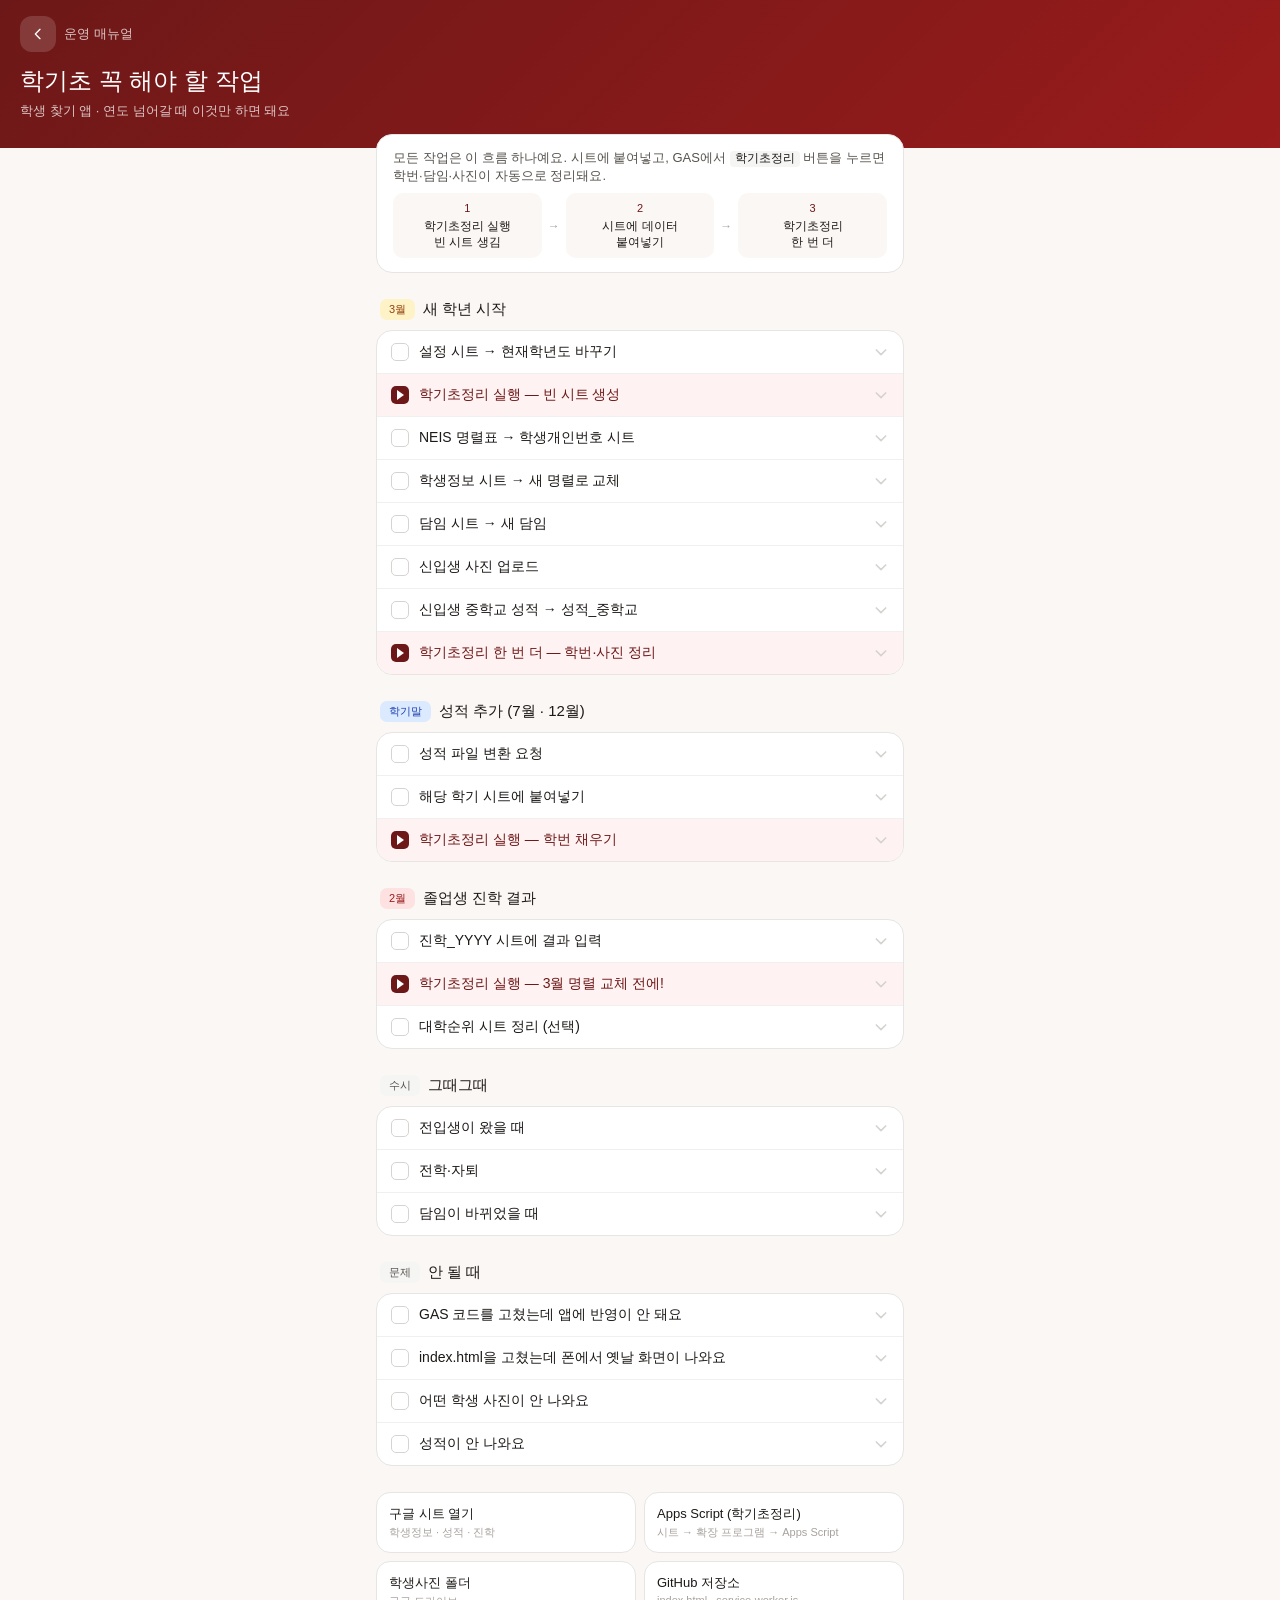
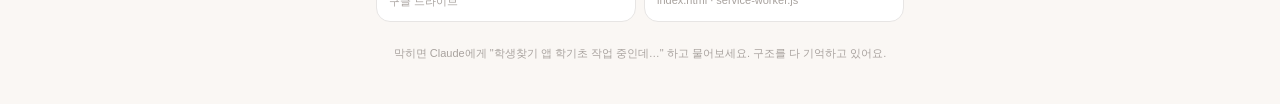
<file: manual.html>
<!DOCTYPE html>
<html lang="ko">
<head>
<meta charset="UTF-8">
<meta name="viewport" content="width=device-width, initial-scale=1, viewport-fit=cover">
<title>운영 매뉴얼 · 학생 찾기</title>
<style>
  :root {
    --burgundy: #6d1818; --burgundy-2: #991b1b; --cream: #faf7f4;
    --ink: #1c1917; --ink-2: #57534e; --ink-3: #a8a29e; --line: #e7e5e4; --line-2: #f0f0ef;
    --safe-top: env(safe-area-inset-top, 0px); --safe-bottom: env(safe-area-inset-bottom, 0px);
  }
  * { box-sizing: border-box; }
  html, body { margin: 0; background: var(--cream); color: var(--ink);
    font-family: -apple-system, BlinkMacSystemFont, "Apple SD Gothic Neo", "Pretendard", "Noto Sans KR", "Malgun Gothic", sans-serif;
    -webkit-font-smoothing: antialiased; }
  a { color: inherit; }

  .hero { background: linear-gradient(135deg, var(--burgundy) 0%, var(--burgundy-2) 100%); color: white;
    padding: calc(var(--safe-top) + 16px) 20px 28px; }
  .hero .top { display: flex; align-items: center; gap: 8px; margin-bottom: 14px; }
  .back { width: 36px; height: 36px; border-radius: 12px; background: rgba(255,255,255,.15); display: flex; align-items: center; justify-content: center; text-decoration: none; }
  .back svg { width: 16px; height: 16px; }
  .hero .crumb { font-size: 13px; color: rgba(255,255,255,.75); }
  .hero h1 { font-size: 24px; font-weight: 500; margin: 0; line-height: 1.25; }
  .hero p { margin: 6px 0 0; font-size: 13px; color: rgba(255,255,255,.75); }

  main { padding: 0 16px calc(var(--safe-bottom) + 32px); max-width: 560px; margin: 0 auto; }

  .rule { margin-top: -14px; background: white; border: .5px solid var(--line); border-radius: 16px; padding: 14px 16px; }
  .rule p { margin: 0 0 8px; font-size: 13px; color: var(--ink-2); }
  .flow { display: flex; align-items: stretch; gap: 6px; }
  .flow div { flex: 1; background: var(--cream); border-radius: 10px; padding: 8px 6px; text-align: center; font-size: 12px; line-height: 1.35; color: var(--ink); }
  .flow div b { display: block; font-size: 11px; color: var(--burgundy); font-weight: 500; margin-bottom: 2px; }
  .flow span { align-self: center; color: var(--ink-3); font-size: 12px; }

  h2 { display: flex; align-items: center; gap: 8px; font-size: 15px; font-weight: 500; margin: 26px 4px 10px; }
  h2 .when { font-size: 11px; font-weight: 500; padding: 3px 9px; border-radius: 7px; }
  .when.mar { background: #fef3c7; color: #92400e; }
  .when.sem { background: #dbeafe; color: #1e40af; }
  .when.feb { background: #fee2e2; color: #991b1b; }
  .when.any { background: #f5f5f4; color: var(--ink-2); }

  .list { background: white; border: .5px solid var(--line); border-radius: 16px; overflow: hidden; }
  details { border-top: .5px solid var(--line-2); }
  details:first-child { border-top: 0; }
  summary { list-style: none; cursor: pointer; display: flex; align-items: center; gap: 10px; padding: 12px 14px; font-size: 14px; }
  summary::-webkit-details-marker { display: none; }
  summary .box { width: 18px; height: 18px; border-radius: 5px; border: 1.5px solid #d6d3d1; flex-shrink: 0; }
  summary .chev { margin-left: auto; width: 16px; height: 16px; color: #d6d3d1; transition: transform .15s; flex-shrink: 0; }
  details[open] summary .chev { transform: rotate(180deg); }
  summary.run { background: #fef2f2; color: var(--burgundy); font-weight: 500; }
  summary.run .box { border: 0; background: var(--burgundy); position: relative; }
  summary.run .box::after { content: ""; position: absolute; left: 6px; top: 4px; border-left: 7px solid white; border-top: 5px solid transparent; border-bottom: 5px solid transparent; }
  .body { padding: 0 14px 14px 42px; font-size: 13px; line-height: 1.7; color: var(--ink-2); }
  .body p { margin: 0 0 6px; }
  .body code, .rule code { font-family: ui-monospace, "SF Mono", Menlo, monospace; font-size: 12px; background: #f5f5f4; padding: 1px 5px; border-radius: 4px; color: var(--ink); }
  .body table { border-collapse: collapse; width: 100%; margin: 6px 0; font-size: 12px; }
  .body td { border: .5px solid var(--line); padding: 4px 6px; }
  .body .note { color: var(--burgundy); }
  .body .warn { background: #fef3c7; color: #92400e; border-radius: 8px; padding: 6px 10px; margin-top: 6px; }

  .links { margin-top: 26px; display: grid; grid-template-columns: 1fr 1fr; gap: 8px; }
  .links a { background: white; border: .5px solid var(--line); border-radius: 14px; padding: 12px; text-decoration: none; display: block; }
  .links a b { display: block; font-size: 13px; font-weight: 500; color: var(--ink); }
  .links a small { display: block; font-size: 11px; color: var(--ink-3); margin-top: 2px; }
  .foot { text-align: center; font-size: 11px; color: var(--ink-3); margin-top: 24px; }
  @media (prefers-reduced-motion: reduce) { summary .chev { transition: none; } }
</style>
</head>
<body>

<header class="hero">
  <div class="top">
    <a class="back" href="./" aria-label="앱으로 돌아가기">
      <svg fill="none" stroke="white" stroke-width="2" viewBox="0 0 24 24"><path stroke-linecap="round" stroke-linejoin="round" d="M15 19l-7-7 7-7"/></svg>
    </a>
    <span class="crumb">운영 매뉴얼</span>
  </div>
  <h1>학기초 꼭 해야 할 작업</h1>
  <p>학생 찾기 앱 · 연도 넘어갈 때 이것만 하면 돼요</p>
</header>

<main>
  <section class="rule">
    <p>모든 작업은 이 흐름 하나예요. 시트에 붙여넣고, GAS에서 <code>학기초정리</code> 버튼을 누르면 학번·담임·사진이 자동으로 정리돼요.</p>
    <div class="flow">
      <div><b>1</b>학기초정리 실행<br>빈 시트 생김</div><span>→</span>
      <div><b>2</b>시트에 데이터<br>붙여넣기</div><span>→</span>
      <div><b>3</b>학기초정리<br>한 번 더</div>
    </div>
  </section>

  <h2><span class="when mar">3월</span>새 학년 시작</h2>
  <div class="list">
    <details><summary><span class="box"></span>설정 시트 → 현재학년도 바꾸기<svg class="chev" fill="none" stroke="currentColor" stroke-width="2.5" viewBox="0 0 24 24"><path stroke-linecap="round" stroke-linejoin="round" d="M19 9l-7 7-7-7"/></svg></summary>
      <div class="body"><p><code>설정</code> 시트의 <code>현재학년도</code> 값을 새 연도로 (예: 2026 → 2027). 이걸 제일 먼저 하세요 — 학기초정리가 이 숫자를 보고 시트를 만들어요.</p></div></details>
    <details><summary class="run"><span class="box"></span>학기초정리 실행 — 빈 시트 생성<svg class="chev" fill="none" stroke="currentColor" stroke-width="2.5" viewBox="0 0 24 24"><path stroke-linecap="round" stroke-linejoin="round" d="M19 9l-7 7-7-7"/></svg></summary>
      <div class="body"><p>구글 시트 → 확장 프로그램 → Apps Script → 함수 목록에서 <code>학기초정리</code> 선택 → ▶ 실행.</p><p>새 연도의 <code>성적_2027_1학년_1학기</code> 같은 빈 시트와 <code>진학_2028</code>, <code>학생개인번호</code>가 생겨요.</p></div></details>
    <details><summary><span class="box"></span>NEIS 명렬표 → 학생개인번호 시트<svg class="chev" fill="none" stroke="currentColor" stroke-width="2.5" viewBox="0 0 24 24"><path stroke-linecap="round" stroke-linejoin="round" d="M19 9l-7 7-7-7"/></svg></summary>
      <div class="body"><p>1·2·3학년 명렬표(학생개인번호 있는 것)를 합쳐서 붙여넣기. 열 순서: <code>학년 | 반 | 번호 | 학생이름 | 학번</code></p><p>재학생은 작년과 같은 번호, 신입생은 새 번호가 들어와요. 이 시트가 학번의 원천이에요.</p></div></details>
    <details><summary><span class="box"></span>학생정보 시트 → 새 명렬로 교체<svg class="chev" fill="none" stroke="currentColor" stroke-width="2.5" viewBox="0 0 24 24"><path stroke-linecap="round" stroke-linejoin="round" d="M19 9l-7 7-7-7"/></svg></summary>
      <div class="body"><p>기존 내용 지우고 새 학년 명렬 붙여넣기. 열 순서는 그대로:</p>
      <table><tr><td>A 학년</td><td>B 반</td><td>C 번호</td><td>D 학생이름</td><td>E 학생전화</td><td>F 학부모전화</td><td>G 주소</td><td>H 학적</td><td>I (빈칸)</td><td>J 특이사항</td><td>K 학번</td></tr></table>
      <p>K열 학번은 <span class="note">비워두세요.</span> 학기초정리가 채워요.</p>
      <div class="warn">졸업생은 여기서 빠지지만 성적·진학·사진은 학번으로 남아있어요.</div></div></details>
    <details><summary><span class="box"></span>담임 시트 → 새 담임<svg class="chev" fill="none" stroke="currentColor" stroke-width="2.5" viewBox="0 0 24 24"><path stroke-linecap="round" stroke-linejoin="round" d="M19 9l-7 7-7-7"/></svg></summary>
      <div class="body"><p><code>학년 | 반 | 담임이름</code>. 반 개수가 바뀌면 GitHub의 <code>index.html</code>에서 <code>CLASS_COUNT</code> 숫자도 맞춰주세요.</p></div></details>
    <details><summary><span class="box"></span>신입생 사진 업로드<svg class="chev" fill="none" stroke="currentColor" stroke-width="2.5" viewBox="0 0 24 24"><path stroke-linecap="round" stroke-linejoin="round" d="M19 9l-7 7-7-7"/></svg></summary>
      <div class="body"><p>드라이브 <code>학생사진/1-1/</code> 폴더에 지금처럼 <code>이름(번호).jpg</code>로. 학기초정리가 <code>학번</code> 폴더로 자동 복사해요.</p><p>재학생 사진은 이미 학번 폴더에 있으니 아무것도 안 해도 돼요.</p></div></details>
    <details><summary><span class="box"></span>신입생 중학교 성적 → 성적_중학교<svg class="chev" fill="none" stroke="currentColor" stroke-width="2.5" viewBox="0 0 24 24"><path stroke-linecap="round" stroke-linejoin="round" d="M19 9l-7 7-7-7"/></svg></summary>
      <div class="body"><p>기존 행 아래에 이어서 붙여넣기: <code>(학번 빈칸) | 학년 | 반 | 번호 | 학생이름 | 출신중 | 중학교성적</code></p><p>학교 엑셀 형식이 다르면 Claude에게 파일을 주고 "시트 붙여넣기용으로 변환해줘" 하면 돼요.</p></div></details>
    <details><summary class="run"><span class="box"></span>학기초정리 한 번 더 — 학번·사진 정리<svg class="chev" fill="none" stroke="currentColor" stroke-width="2.5" viewBox="0 0 24 24"><path stroke-linecap="round" stroke-linejoin="round" d="M19 9l-7 7-7-7"/></svg></summary>
      <div class="body"><p>결과 팝업에서 <b>못 찾음</b>에 나온 학생만 확인하세요. 대개 이름 오타나 반·번호 불일치예요. 전학·자퇴생은 못 찾아도 정상.</p></div></details>
  </div>

  <h2><span class="when sem">학기말</span>성적 추가 (7월 · 12월)</h2>
  <div class="list">
    <details><summary><span class="box"></span>성적 파일 변환 요청<svg class="chev" fill="none" stroke="currentColor" stroke-width="2.5" viewBox="0 0 24 24"><path stroke-linecap="round" stroke-linejoin="round" d="M19 9l-7 7-7-7"/></svg></summary>
      <div class="body"><p>학교에서 받은 성적 엑셀(학년별 3개)을 Claude에게 올리고 <b>"성적 시트 붙여넣기용으로 변환해줘"</b>. 학급코드·헤더 정리해서 돌려줘요.</p></div></details>
    <details><summary><span class="box"></span>해당 학기 시트에 붙여넣기<svg class="chev" fill="none" stroke="currentColor" stroke-width="2.5" viewBox="0 0 24 24"><path stroke-linecap="round" stroke-linejoin="round" d="M19 9l-7 7-7-7"/></svg></summary>
      <div class="body"><p>1학기 → <code>성적_2027_1학년_1학기</code>, 2학기 → <code>성적_2027_1학년_2학기</code> (학년별 3개). 시트는 3월에 이미 만들어져 있어요. A1부터 통째로 붙여넣기.</p><p>앱은 시트 이름을 보고 자동으로 "1학년 2학기 내신 · 2027" 카드를 만들고, 성적순·전성적대비도 최신 학기 기준으로 바뀌어요.</p></div></details>
    <details><summary class="run"><span class="box"></span>학기초정리 실행 — 학번 채우기<svg class="chev" fill="none" stroke="currentColor" stroke-width="2.5" viewBox="0 0 24 24"><path stroke-linecap="round" stroke-linejoin="round" d="M19 9l-7 7-7-7"/></svg></summary>
      <div class="body"><p>이름이 학기초정리지만 아무 때나 실행해도 안전해요. 이미 채워진 건 건너뛰어요.</p></div></details>
  </div>

  <h2><span class="when feb">2월</span>졸업생 진학 결과</h2>
  <div class="list">
    <details><summary><span class="box"></span>진학_YYYY 시트에 결과 입력<svg class="chev" fill="none" stroke="currentColor" stroke-width="2.5" viewBox="0 0 24 24"><path stroke-linecap="round" stroke-linejoin="round" d="M19 9l-7 7-7-7"/></svg></summary>
      <div class="body"><p>YYYY = 대학 입학 연도. 3학년 명렬을 붙여넣고 <code>진학대학</code>, <code>학과</code> 채우기. 열 순서:</p>
      <table><tr><td>학번</td><td>학년</td><td>반</td><td>번호</td><td>학생이름</td><td>진학대학</td><td>학과</td><td>학생전화</td><td>담임</td></tr></table>
      <p>학번·담임은 비워두세요. 대학명은 정확히 같은 글자로 (예: <code>연세대학교</code>).</p>
      <p><b>재수생</b> (작년 졸업생이 올해 입학): 학번 칸에 <code>재수생</code>이라고 쓰고 이름·대학·학과 입력 → 명단에 "재수" 뱃지로 표시.</p>
      <p><b>재수·미진학·유학</b> 등 대학이 없는 경우: 진학대학 칸에 그 단어를 쓰면 목록 맨 아래에 묶여요.</p></div></details>
    <details><summary class="run"><span class="box"></span>학기초정리 실행 — 3월 명렬 교체 전에!<svg class="chev" fill="none" stroke="currentColor" stroke-width="2.5" viewBox="0 0 24 24"><path stroke-linecap="round" stroke-linejoin="round" d="M19 9l-7 7-7-7"/></svg></summary>
      <div class="body"><div class="warn">3학년이 아직 학생정보 시트에 있을 때 실행해야 학번과 담임이 채워져요. 명렬을 먼저 바꾸면 못 찾아요.</div></div></details>
    <details><summary><span class="box"></span>대학순위 시트 정리 (선택)<svg class="chev" fill="none" stroke="currentColor" stroke-width="2.5" viewBox="0 0 24 24"><path stroke-linecap="round" stroke-linejoin="round" d="M19 9l-7 7-7-7"/></svg></summary>
      <div class="body"><p>앱 진학현황 목록은 이 시트 순서대로 나와요. 위로 올릴 대학은 줄을 위로. 시트에 없는 대학은 맨 아래 인원순. 부분 일치라 <code>서울대</code>만 써도 <code>서울대학교</code>에 맞아요.</p></div></details>
  </div>

  <h2><span class="when any">수시</span>그때그때</h2>
  <div class="list">
    <details><summary><span class="box"></span>전입생이 왔을 때<svg class="chev" fill="none" stroke="currentColor" stroke-width="2.5" viewBox="0 0 24 24"><path stroke-linecap="round" stroke-linejoin="round" d="M19 9l-7 7-7-7"/></svg></summary>
      <div class="body"><p>① 학생개인번호 시트에 한 줄 추가 ② 학생정보에 한 줄 추가 (학번 빈칸) ③ 사진 업로드 ④ 학기초정리 실행.</p></div></details>
    <details><summary><span class="box"></span>전학·자퇴<svg class="chev" fill="none" stroke="currentColor" stroke-width="2.5" viewBox="0 0 24 24"><path stroke-linecap="round" stroke-linejoin="round" d="M19 9l-7 7-7-7"/></svg></summary>
      <div class="body"><p>앱에서 학생 카드 열고 학적 뱃지 눌러 바꾸면 끝. 시트를 직접 고칠 필요 없어요.</p></div></details>
    <details><summary><span class="box"></span>담임이 바뀌었을 때<svg class="chev" fill="none" stroke="currentColor" stroke-width="2.5" viewBox="0 0 24 24"><path stroke-linecap="round" stroke-linejoin="round" d="M19 9l-7 7-7-7"/></svg></summary>
      <div class="body"><p><code>담임</code> 시트만 고치면 바로 반영. 진학 시트의 담임 칸은 졸업 당시 기록이라 안 바뀌어요.</p></div></details>
  </div>

  <h2><span class="when any">문제</span>안 될 때</h2>
  <div class="list">
    <details><summary><span class="box"></span>GAS 코드를 고쳤는데 앱에 반영이 안 돼요<svg class="chev" fill="none" stroke="currentColor" stroke-width="2.5" viewBox="0 0 24 24"><path stroke-linecap="round" stroke-linejoin="round" d="M19 9l-7 7-7-7"/></svg></summary>
      <div class="body"><p>저장만으로는 안 돼요. Apps Script 우측 상단 <b>배포 → 배포 관리 → ✏️ → 버전: 새 버전 → 배포</b>. (기존 URL 유지)</p></div></details>
    <details><summary><span class="box"></span>index.html을 고쳤는데 폰에서 옛날 화면이 나와요<svg class="chev" fill="none" stroke="currentColor" stroke-width="2.5" viewBox="0 0 24 24"><path stroke-linecap="round" stroke-linejoin="round" d="M19 9l-7 7-7-7"/></svg></summary>
      <div class="body"><p>GitHub의 <code>service-worker.js</code> 첫 줄 <code>CACHE_NAME</code>의 버전 숫자를 하나 올리고 커밋. 폰에서 앱 완전 종료 후 재실행.</p></div></details>
    <details><summary><span class="box"></span>어떤 학생 사진이 안 나와요<svg class="chev" fill="none" stroke="currentColor" stroke-width="2.5" viewBox="0 0 24 24"><path stroke-linecap="round" stroke-linejoin="round" d="M19 9l-7 7-7-7"/></svg></summary>
      <div class="body"><p>드라이브 <code>학생사진/학번/</code>에 <code>학번.jpg</code>가 있는지 확인. 없으면 학년-반 폴더에 <code>이름(번호).jpg</code>로 올리고 학기초정리 실행. 학생정보 K열 학번이 비어 있어도 안 나와요.</p></div></details>
    <details><summary><span class="box"></span>성적이 안 나와요<svg class="chev" fill="none" stroke="currentColor" stroke-width="2.5" viewBox="0 0 24 24"><path stroke-linecap="round" stroke-linejoin="round" d="M19 9l-7 7-7-7"/></svg></summary>
      <div class="body"><p>① 시트 이름이 정확한지 (<code>성적_2027_1학년_1학기</code> 형식) ② 그 시트 A열 학번이 채워졌는지 ③ GAS 재배포 했는지.</p></div></details>
  </div>

  <div class="links">
    <a href="https://docs.google.com/spreadsheets/d/1wzwbcRHjT5OKzCKdmdNkdlaqBpjP1EyCLKiBep_WHow" target="_blank" rel="noopener"><b>구글 시트 열기</b><small>학생정보 · 성적 · 진학</small></a>
    <a href="https://docs.google.com/spreadsheets/d/1wzwbcRHjT5OKzCKdmdNkdlaqBpjP1EyCLKiBep_WHow" target="_blank" rel="noopener"><b>Apps Script (학기초정리)</b><small>시트 → 확장 프로그램 → Apps Script</small></a>
    <a href="https://drive.google.com/drive/folders/1h9scC0AJHfm7zQa3UtPlXunXKYktsZWF" target="_blank" rel="noopener"><b>학생사진 폴더</b><small>구글 드라이브</small></a>
    <a href="https://github.com/jeondemo/student-finder" target="_blank" rel="noopener"><b>GitHub 저장소</b><small>index.html · service-worker.js</small></a>
  </div>
  <p class="foot">막히면 Claude에게 "학생찾기 앱 학기초 작업 중인데…" 하고 물어보세요. 구조를 다 기억하고 있어요.</p>
</main>
</body>
</html>
</file>
